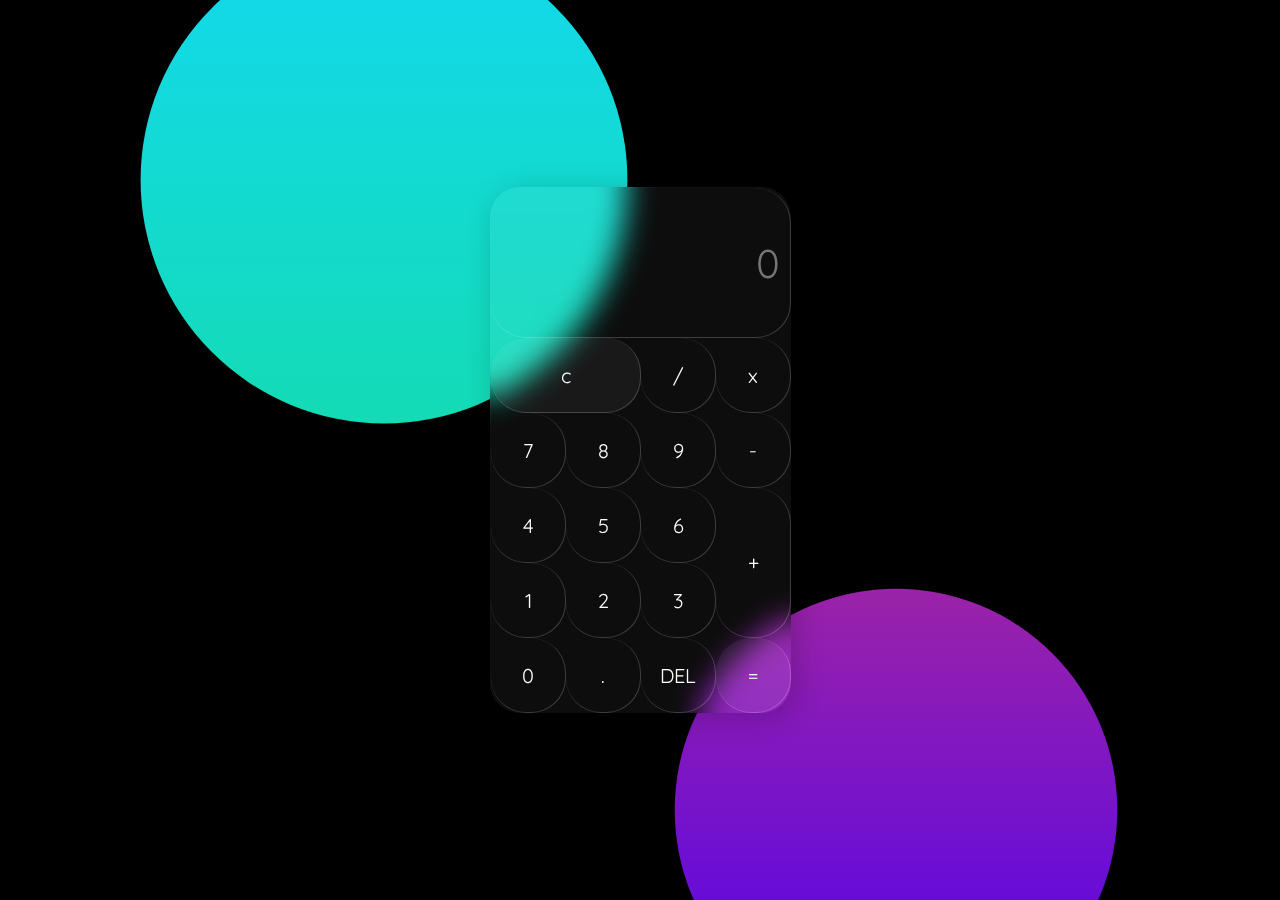
<file: index.html>
<!DOCTYPE html>
<html>
<head>
    <meta charset="UTF-8">
    <meta http-equiv="X-UA-Compatible" content="IE=edge">
    <meta name="viewport" content="width=device-width, initial-scale=1.0">
<title>calculator</title>
<link rel="stylesheet" type="text/css" href="style.css">
</head>
<body>
    <div class="container">
        <form class="calculator" name="calc">
            
            <input type="text" readonly class="value" name="txt" placeholder="0"   id="output-screen" />
            <span class="num Clear" onclick="calc.txt.value = ''">c</span>
            <span class="num" onclick="document.calc.txt.value +='/'">/</span>
            <span class="num" onclick="document.calc.txt.value +='*'">x</span>
            <span class="num" onclick="document.calc.txt.value +='7'">7</span>
            <span class="num" onclick="document.calc.txt.value +='8'">8</span>
            <span class="num" onclick="document.calc.txt.value +='9'">9</span>
            <span class="num" onclick="document.calc.txt.value +='-'">-</span>
            <span class="num" onclick="document.calc.txt.value +='4'">4</span>
            <span class="num" onclick="document.calc.txt.value +='5'">5</span>
            <span class="num" onclick="document.calc.txt.value +='6'">6</span>
            <span class="num plus" onclick="document.calc.txt.value +='+'">+</span>
            <span class="num" onclick="document.calc.txt.value +='1'">1</span>
            <span class="num" onclick="document.calc.txt.value +='2'">2</span>
            <span class="num" onclick="document.calc.txt.value +='3'">3</span>
            <span class="num" onclick="document.calc.txt.value +='0'">0</span>
            
            <span class="num" onclick="document.calc.txt.value +='.'">.</span>

            <span class="num" onclick="del()">DEL</span>

           

            <span class="num equal" onclick="document.calc.txt.value =eval(calc.txt.value)">=</span>

        </form>
    </div>

    <script>
        let outputscreen = document.getElementById("output-screen");

        function del(){
            outputscreen.value = outputscreen.value.slice(0,-1);
        }
    </script>











    <script type="text/javascript" src="vanilla-tilt.js"></script>
<script type="text/javascript">
	VanillaTilt.init(document.querySelector(".container"), {
		max: 15,
		speed: 400,
        glare: false,
        "max-glare": 1,
	});
    </script>
</body>
</html>
</file>
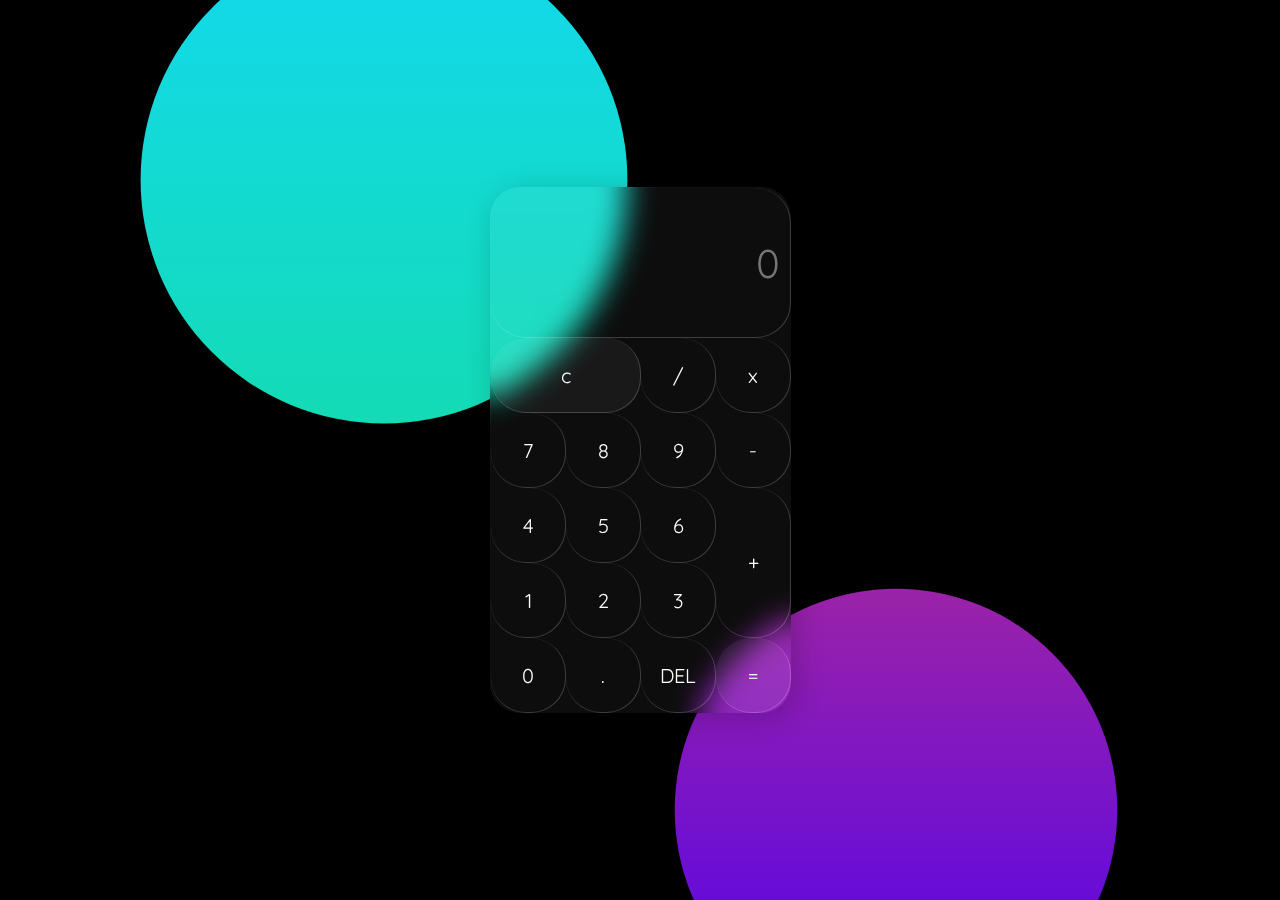
<file: calc.html>
<!DOCTYPE html>
<html>
<head>
    <meta charset="UTF-8">
    <meta http-equiv="X-UA-Compatible" content="IE=edge">
    <meta name="viewport" content="width=device-width, initial-scale=1.0">
<title>calc</title>
<link rel="stylesheet" type="text/css" href="style.css">
</head>
<body>
    <div class="container">
        <form class="calculator" name="calc">
            
            <input type="text" readonly class="value" name="txt" placeholder="0"   id="output-screen" />
            <span class="num Clear" onclick="calc.txt.value = ''">c</span>
            <span class="num" onclick="document.calc.txt.value +='/'">/</span>
            <span class="num" onclick="document.calc.txt.value +='*'">x</span>
            <span class="num" onclick="document.calc.txt.value +='7'">7</span>
            <span class="num" onclick="document.calc.txt.value +='8'">8</span>
            <span class="num" onclick="document.calc.txt.value +='9'">9</span>
            <span class="num" onclick="document.calc.txt.value +='-'">-</span>
            <span class="num" onclick="document.calc.txt.value +='4'">4</span>
            <span class="num" onclick="document.calc.txt.value +='5'">5</span>
            <span class="num" onclick="document.calc.txt.value +='6'">6</span>
            <span class="num plus" onclick="document.calc.txt.value +='+'">+</span>
            <span class="num" onclick="document.calc.txt.value +='1'">1</span>
            <span class="num" onclick="document.calc.txt.value +='2'">2</span>
            <span class="num" onclick="document.calc.txt.value +='3'">3</span>
            <span class="num" onclick="document.calc.txt.value +='0'">0</span>
            
            <span class="num" onclick="document.calc.txt.value +='.'">.</span>

            <span class="num" onclick="del()">DEL</span>

           

            <span class="num equal" onclick="document.calc.txt.value =eval(calc.txt.value)">=</span>

        </form>
    </div>

    <script>
        let outputscreen = document.getElementById("output-screen");

        function del(){
            outputscreen.value = outputscreen.value.slice(0,-1);
        }
    </script>











    <script type="text/javascript" src="vanilla-tilt.js"></script>
<script type="text/javascript">
	VanillaTilt.init(document.querySelector(".container"), {
		max: 15,
		speed: 400,
        glare: false,
        "max-glare": 1,
	});
    </script>
</body>
</html>
</file>
<file: style.css>
@import url('https://fonts.googleapis.com/css2?family=quicksand:wght@300;400;500&display=swap');

*
{
    margin: 0;
    padding: 0;
    box-sizing: border-box;
    font-family: 'quicksand' , sans-serif;
}

body
{
    display: flex;
    justify-content: center;
    align-items: center;
    min-height: 100vh;
    background: hsl(0,0%,0%);


}
body::before
{
    content: '';
    position: absolute;
    top: 0;
    left: 0;
    width: 100%;
    height: 100%;
    background: linear-gradient(#13d9e7,#14de7c);
    clip-path: circle(22% at 30% 20%)


}

body::after
{
    content: '';
    position: absolute;
    top: 0;
    left: 0;
    width: 100%;
    height: 100%;
    background: linear-gradient(#ff4e4e, #670cd8);
    clip-path: circle(20% at 70% 90%)


}
.container
{
    position: relative;
    background: rgba(255,255,255,0.05);
    border-radius: 6px;
    overflow: hidden;
    z-index: 10;
    backdrop-filter: blur(15px);
    border-top: 1px solid rgba(255,255,255,0.02);
    border-left: 1px solid rgba(255, 255, 255, 0.02);
    box-shadow: 5px 5px 30px rgba(0,0,0,0.2);
    border-radius: 30px;



}
.container .calculator
{
    position: relative;
    display: grid;


}
.container .calculator .value
{
    grid-column: span 4;
    height: 150px;
    width: 300px;
    text-align: right;
    border: none;
    outline: none;
    padding: 10px;
    font-size: 40px;
    background: transparent;
    color: #FFF;
    border-radius: 35px;



    border-bottom: 1PX solid rgba(255, 255, 255, 0.2);
    border-right: 1px solid rgba(255, 255, 255, 0.2);

}

.container .calculator span
{
    display: grid;
    place-items: center;
    width: 75px;
    height: 75px;
    color: #ffff;
    font-weight: 400;
    cursor: pointer;
    font-size: 20px;
    user-select: none;
    border-radius: 35px;
    
    border-bottom: 1PX solid rgba(255, 255, 255, 0.2);
    border-right: 1px solid rgba(255, 255, 255, 0.2);

}

.container .calculator span:hover
{
    transition: 0s;
    background: rgba(255, 255, 255, 0.05);
}

.container .calculator span:active
{
    background: #05e21b;
    color: #192f00;
    font-size: 24px;
    font-weight: 500;


}

.container .calculator .Clear
{
    grid-column: span 2;
    width: 150px;
    background: rgba(255, 255, 255, 0.05);

}


.container .calculator .plus
{
    grid-row: span 2;
    height: 150px;

}

.equal
{
    background: rgba(255, 255, 255, 0.05);


}
</file>
